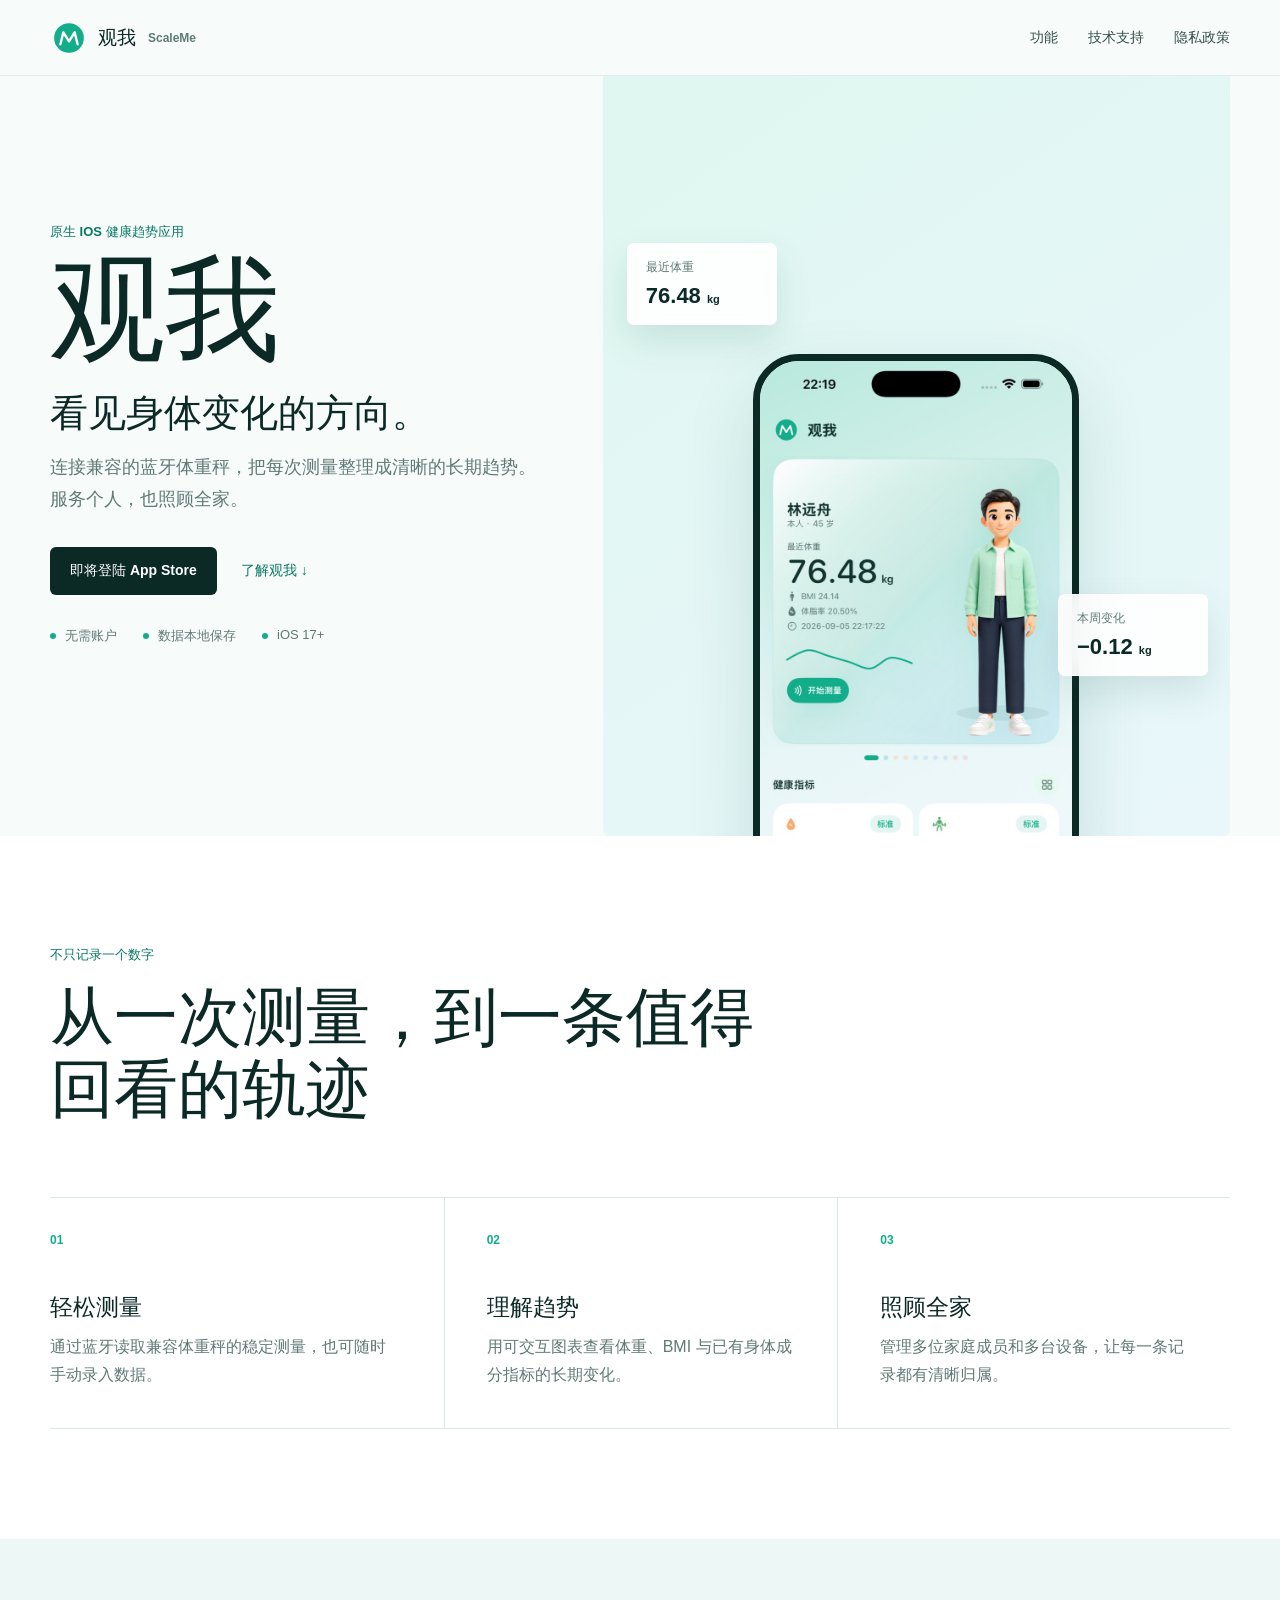
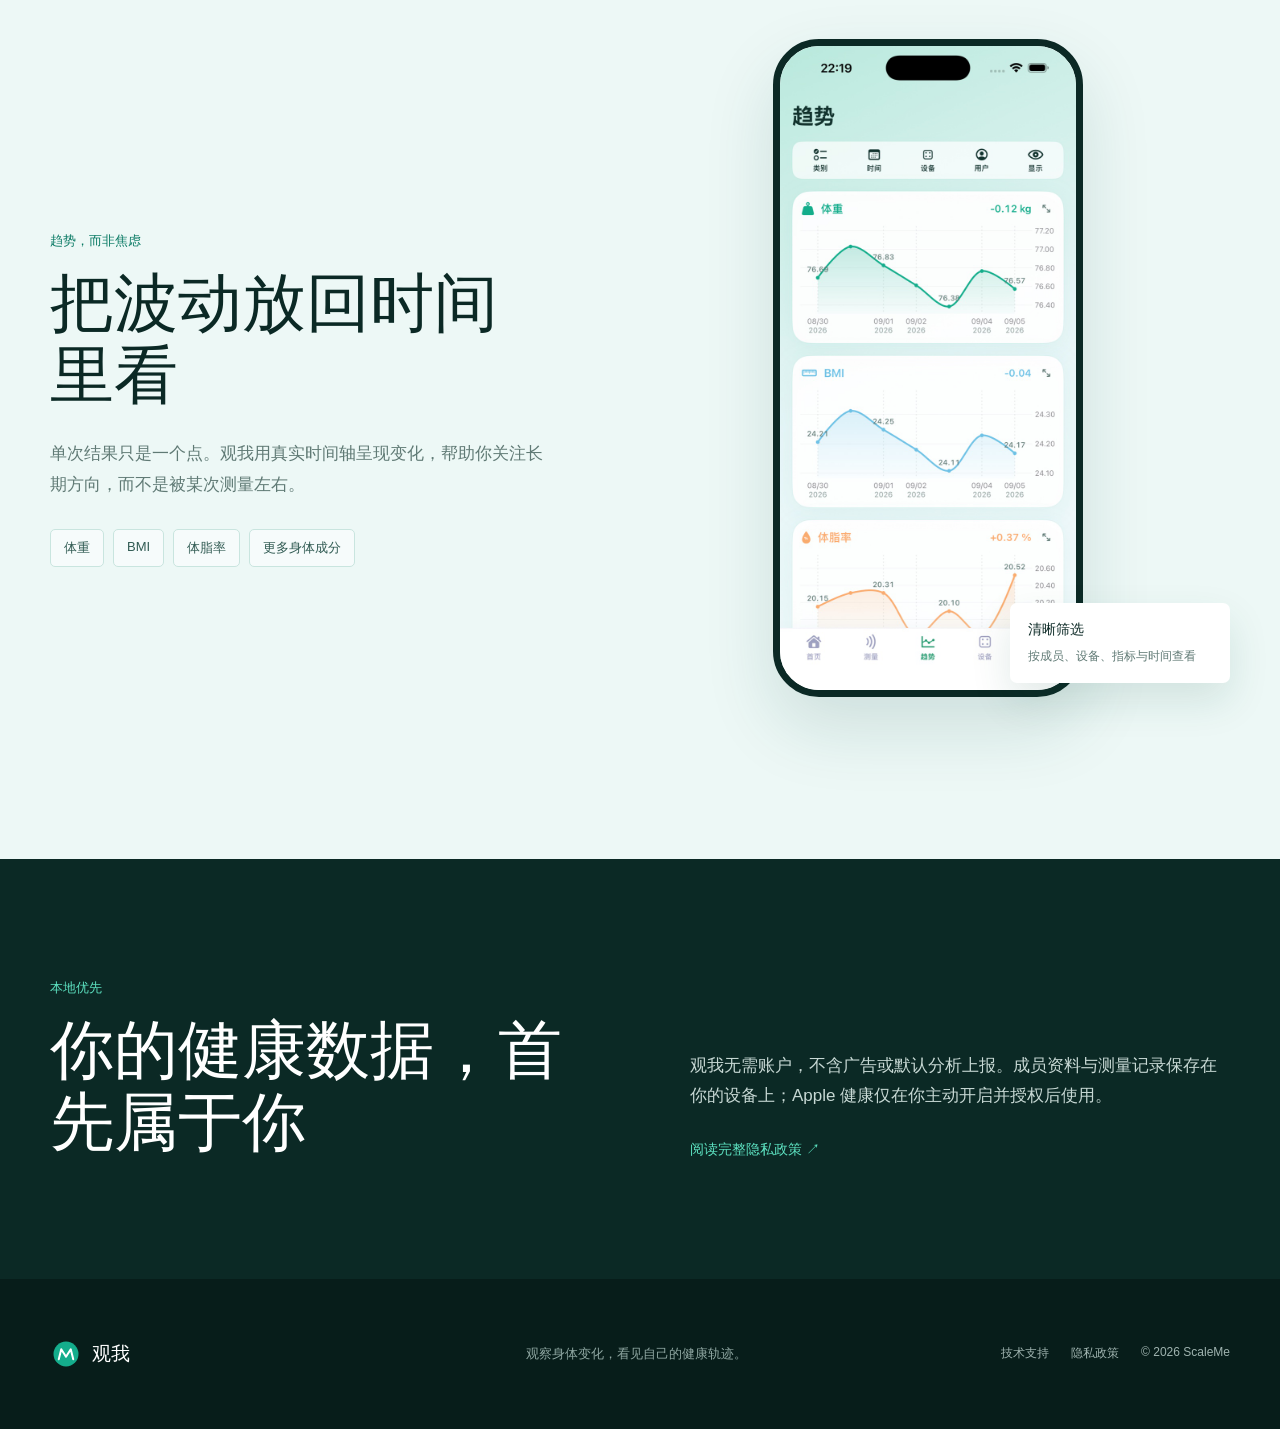
<file: index.html>
<!doctype html>
<html lang="zh-CN">
<head>
  <meta charset="utf-8">
  <meta name="viewport" content="width=device-width, initial-scale=1">
  <meta name="description" content="观我（ScaleMe）是一款本地优先的 iOS 体重与身体成分趋势应用。">
  <meta name="theme-color" content="#f7fbfa">
  <meta property="og:title" content="观我 · 看见身体变化的方向">
  <meta property="og:description" content="连接蓝牙体重秤，记录个人与家庭数据，用长期趋势理解身体变化。">
  <meta property="og:type" content="website">
  <meta property="og:image" content="assets/screenshot-dashboard.jpg">
  <title>观我 ScaleMe · 体重与身体趋势</title>
  <link rel="icon" href="assets/logo.svg" type="image/svg+xml">
  <link rel="stylesheet" href="styles.css">
</head>
<body>
  <header class="site-header">
    <a class="brand" href="index.html" aria-label="观我首页">
      <img src="assets/logo.svg" alt="" width="38" height="38">
      <span>观我</span>
      <small>ScaleMe</small>
    </a>
    <nav aria-label="主导航">
      <a href="#features">功能</a>
      <a href="support.html">技术支持</a>
      <a href="privacy.html">隐私政策</a>
    </nav>
  </header>

  <main>
    <section class="hero">
      <div class="hero-copy">
        <p class="eyebrow">原生 iOS 健康趋势应用</p>
        <h1>观我</h1>
        <p class="hero-title">看见身体变化的方向。</p>
        <p class="hero-lead">连接兼容的蓝牙体重秤，把每次测量整理成清晰的长期趋势。服务个人，也照顾全家。</p>
        <div class="hero-actions">
          <span class="availability">即将登陆 App Store</span>
          <a class="text-link" href="#features">了解观我 <span aria-hidden="true">↓</span></a>
        </div>
        <ul class="trust-list" aria-label="产品特点">
          <li>无需账户</li>
          <li>数据本地保存</li>
          <li>iOS 17+</li>
        </ul>
      </div>
      <div class="hero-visual" aria-label="观我 App 首页预览">
        <div class="phone phone-primary">
          <img src="assets/screenshot-dashboard.jpg" alt="观我 App 首页，展示最近体重和健康指标" width="660" height="1434">
        </div>
        <div class="metric-float metric-weight"><span>最近体重</span><strong>76.48 <small>kg</small></strong></div>
        <div class="metric-float metric-change"><span>本周变化</span><strong>−0.12 <small>kg</small></strong></div>
      </div>
    </section>

    <section class="intro-band" id="features">
      <p class="section-kicker">不只记录一个数字</p>
      <h2>从一次测量，到一条值得回看的轨迹</h2>
      <div class="feature-grid">
        <article>
          <span class="feature-number">01</span>
          <h3>轻松测量</h3>
          <p>通过蓝牙读取兼容体重秤的稳定测量，也可随时手动录入数据。</p>
        </article>
        <article>
          <span class="feature-number">02</span>
          <h3>理解趋势</h3>
          <p>用可交互图表查看体重、BMI 与已有身体成分指标的长期变化。</p>
        </article>
        <article>
          <span class="feature-number">03</span>
          <h3>照顾全家</h3>
          <p>管理多位家庭成员和多台设备，让每一条记录都有清晰归属。</p>
        </article>
      </div>
    </section>

    <section class="showcase">
      <div class="showcase-copy">
        <p class="section-kicker">趋势，而非焦虑</p>
        <h2>把波动放回时间里看</h2>
        <p>单次结果只是一个点。观我用真实时间轴呈现变化，帮助你关注长期方向，而不是被某次测量左右。</p>
        <div class="data-tags" aria-label="可查看的指标">
          <span>体重</span><span>BMI</span><span>体脂率</span><span>更多身体成分</span>
        </div>
      </div>
      <div class="screenshot-stage">
        <div class="phone phone-secondary">
          <img src="assets/screenshot-trends.jpg" alt="观我 App 趋势页，展示体重、BMI 和体脂率曲线" width="660" height="1434" loading="lazy">
        </div>
        <div class="chart-note"><strong>清晰筛选</strong><span>按成员、设备、指标与时间查看</span></div>
      </div>
    </section>

    <section class="privacy-band">
      <div>
        <p class="section-kicker">本地优先</p>
        <h2>你的健康数据，首先属于你</h2>
      </div>
      <div class="privacy-copy">
        <p>观我无需账户，不含广告或默认分析上报。成员资料与测量记录保存在你的设备上；Apple 健康仅在你主动开启并授权后使用。</p>
        <a class="arrow-link" href="privacy.html">阅读完整隐私政策 <span aria-hidden="true">↗</span></a>
      </div>
    </section>
  </main>

  <footer>
    <a class="brand footer-brand" href="index.html">
      <img src="assets/logo.svg" alt="" width="32" height="32">
      <span>观我</span>
    </a>
    <p>观察身体变化，看见自己的健康轨迹。</p>
    <div class="footer-links">
      <a href="support.html">技术支持</a>
      <a href="privacy.html">隐私政策</a>
      <span>© <span id="year">2026</span> ScaleMe</span>
    </div>
  </footer>
  <script src="script.js"></script>
</body>
</html>
</file>
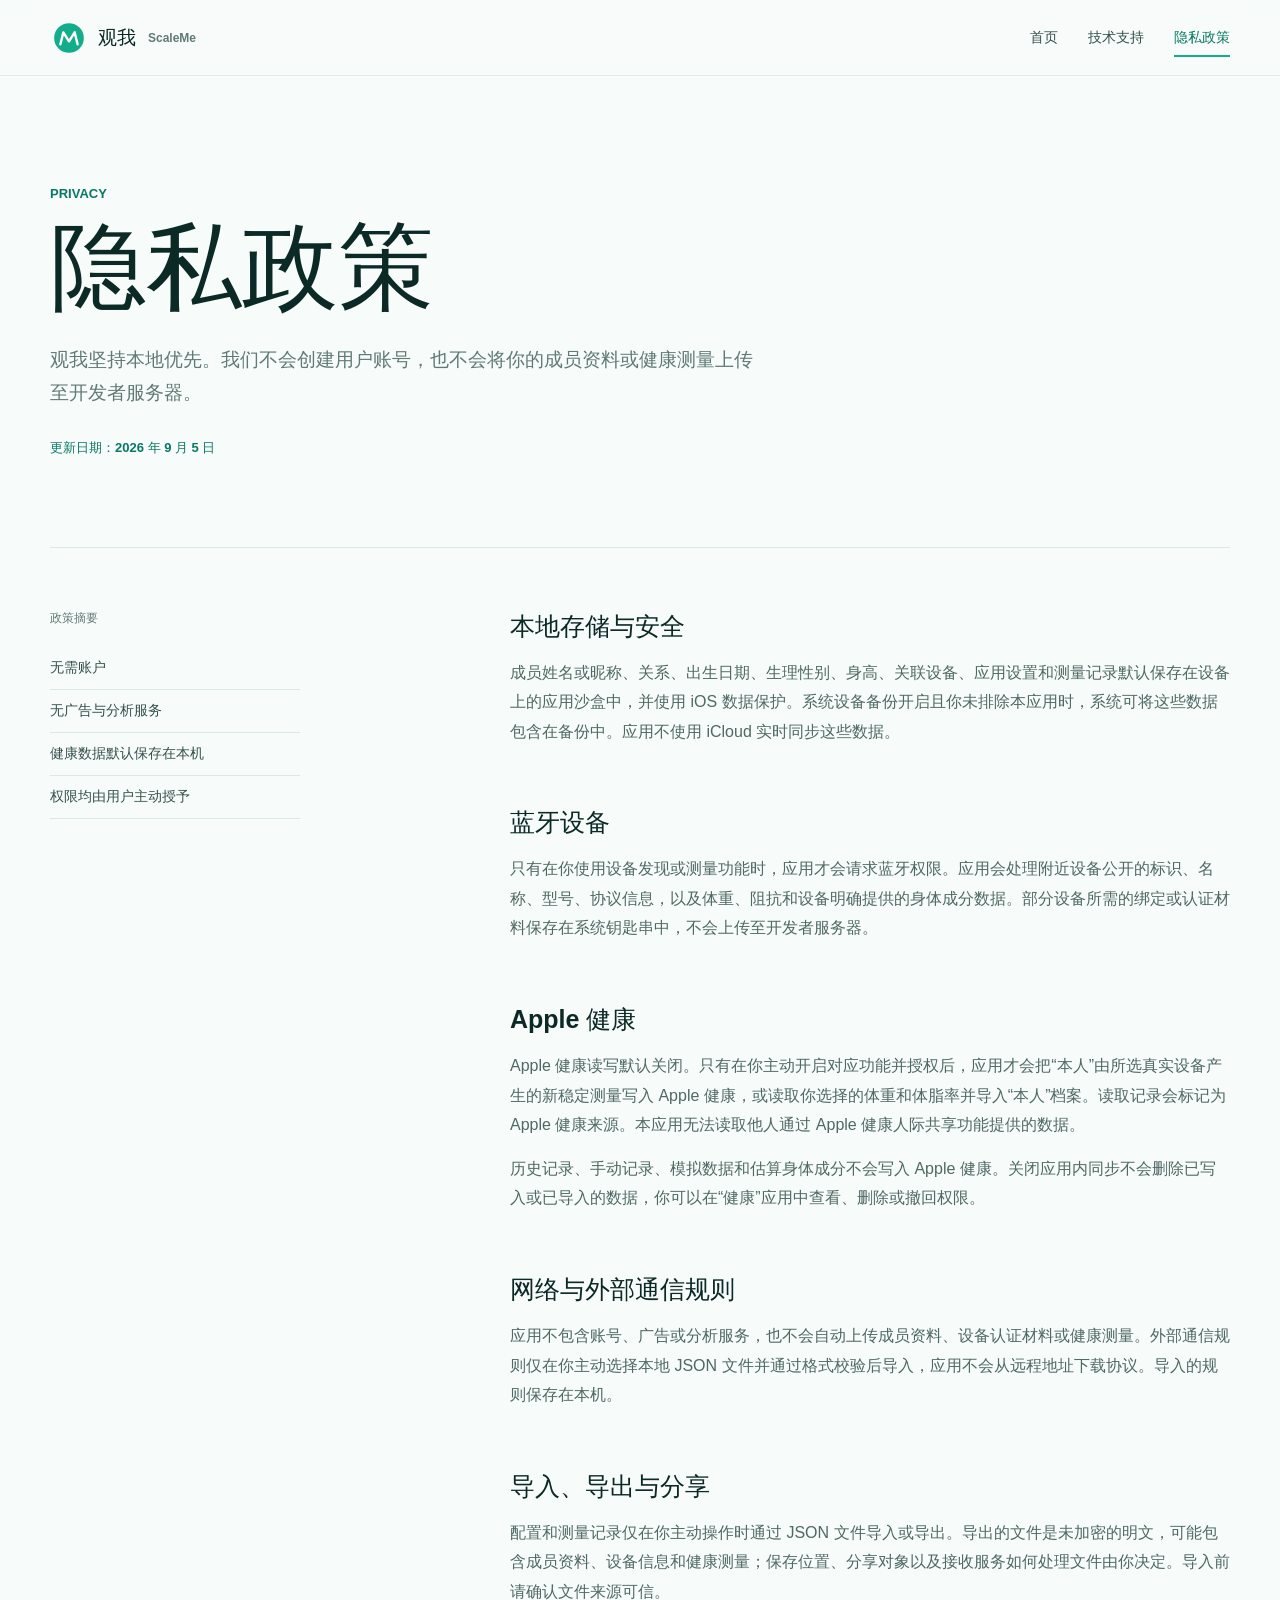
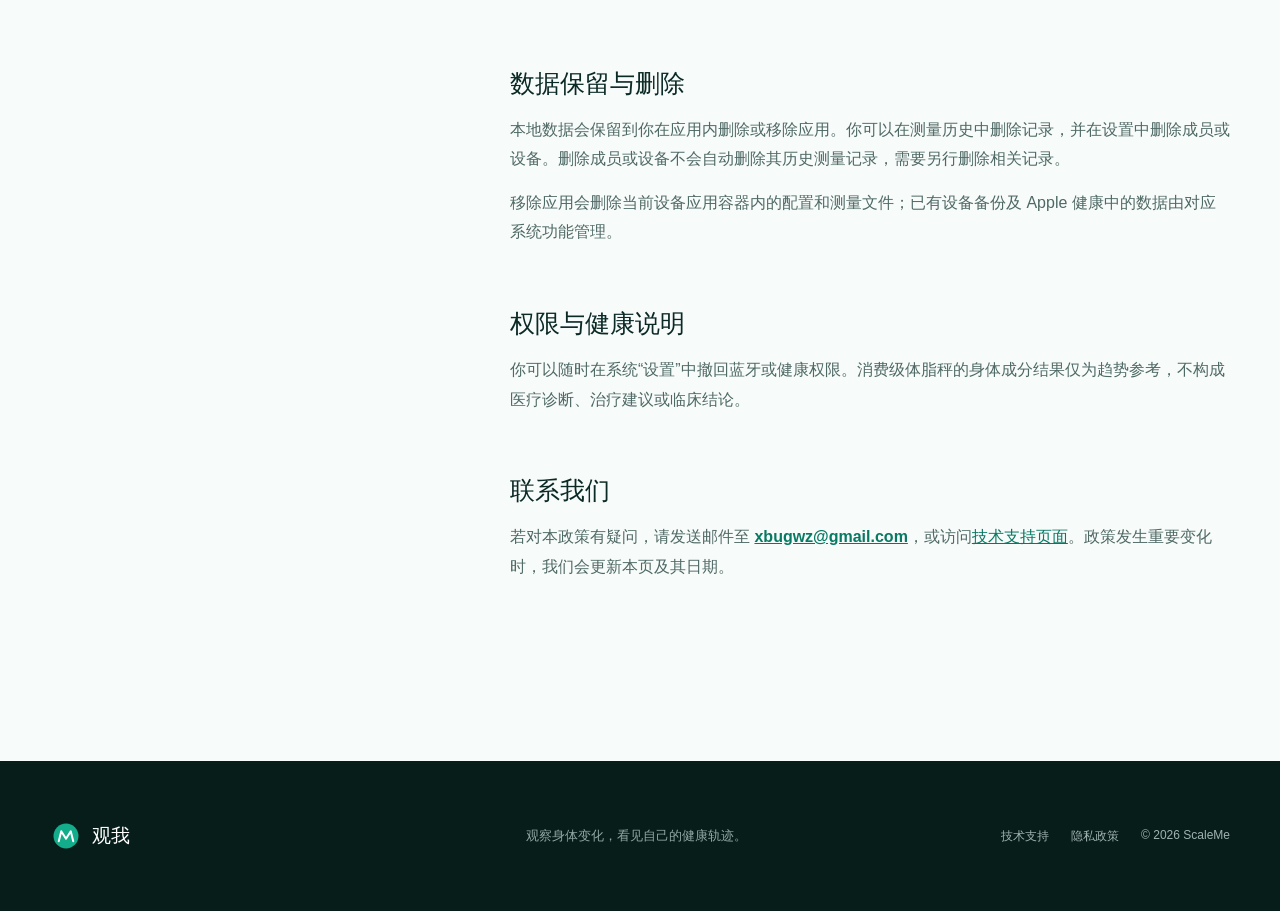
<file: privacy.html>
<!doctype html>
<html lang="zh-CN">
<head>
  <meta charset="utf-8">
  <meta name="viewport" content="width=device-width, initial-scale=1">
  <meta name="description" content="观我 ScaleMe 隐私政策：了解本地存储、蓝牙、Apple 健康及数据删除方式。">
  <meta name="theme-color" content="#f7fbfa">
  <title>隐私政策 · 观我 ScaleMe</title>
  <link rel="icon" href="assets/logo.svg" type="image/svg+xml">
  <link rel="stylesheet" href="styles.css">
</head>
<body>
  <header class="site-header">
    <a class="brand" href="index.html" aria-label="观我首页"><img src="assets/logo.svg" alt="" width="38" height="38"><span>观我</span><small>ScaleMe</small></a>
    <nav aria-label="主导航"><a href="index.html">首页</a><a href="support.html">技术支持</a><a class="active" href="privacy.html">隐私政策</a></nav>
  </header>
  <main class="document-main">
    <header class="document-hero privacy-hero">
      <p class="eyebrow">Privacy</p>
      <h1>隐私政策</h1>
      <p>观我坚持本地优先。我们不会创建用户账号，也不会将你的成员资料或健康测量上传至开发者服务器。</p>
      <span class="revision">更新日期：2026 年 9 月 5 日</span>
    </header>
    <div class="document-layout">
      <aside class="policy-summary">
        <p>政策摘要</p>
        <ul>
          <li>无需账户</li>
          <li>无广告与分析服务</li>
          <li>健康数据默认保存在本机</li>
          <li>权限均由用户主动授予</li>
        </ul>
      </aside>
      <article class="document-content">
        <section><h2>本地存储与安全</h2><p>成员姓名或昵称、关系、出生日期、生理性别、身高、关联设备、应用设置和测量记录默认保存在设备上的应用沙盒中，并使用 iOS 数据保护。系统设备备份开启且你未排除本应用时，系统可将这些数据包含在备份中。应用不使用 iCloud 实时同步这些数据。</p></section>
        <section><h2>蓝牙设备</h2><p>只有在你使用设备发现或测量功能时，应用才会请求蓝牙权限。应用会处理附近设备公开的标识、名称、型号、协议信息，以及体重、阻抗和设备明确提供的身体成分数据。部分设备所需的绑定或认证材料保存在系统钥匙串中，不会上传至开发者服务器。</p></section>
        <section><h2>Apple 健康</h2><p>Apple 健康读写默认关闭。只有在你主动开启对应功能并授权后，应用才会把“本人”由所选真实设备产生的新稳定测量写入 Apple 健康，或读取你选择的体重和体脂率并导入“本人”档案。读取记录会标记为 Apple 健康来源。本应用无法读取他人通过 Apple 健康人际共享功能提供的数据。</p><p>历史记录、手动记录、模拟数据和估算身体成分不会写入 Apple 健康。关闭应用内同步不会删除已写入或已导入的数据，你可以在“健康”应用中查看、删除或撤回权限。</p></section>
        <section><h2>网络与外部通信规则</h2><p>应用不包含账号、广告或分析服务，也不会自动上传成员资料、设备认证材料或健康测量。外部通信规则仅在你主动选择本地 JSON 文件并通过格式校验后导入，应用不会从远程地址下载协议。导入的规则保存在本机。</p></section>
        <section><h2>导入、导出与分享</h2><p>配置和测量记录仅在你主动操作时通过 JSON 文件导入或导出。导出的文件是未加密的明文，可能包含成员资料、设备信息和健康测量；保存位置、分享对象以及接收服务如何处理文件由你决定。导入前请确认文件来源可信。</p></section>
        <section><h2>数据保留与删除</h2><p>本地数据会保留到你在应用内删除或移除应用。你可以在测量历史中删除记录，并在设置中删除成员或设备。删除成员或设备不会自动删除其历史测量记录，需要另行删除相关记录。</p><p>移除应用会删除当前设备应用容器内的配置和测量文件；已有设备备份及 Apple 健康中的数据由对应系统功能管理。</p></section>
        <section><h2>权限与健康说明</h2><p>你可以随时在系统“设置”中撤回蓝牙或健康权限。消费级体脂秤的身体成分结果仅为趋势参考，不构成医疗诊断、治疗建议或临床结论。</p></section>
        <section><h2>联系我们</h2><p>若对本政策有疑问，请发送邮件至 <a href="mailto:xbugwz@gmail.com">xbugwz@gmail.com</a>，或访问<a href="support.html">技术支持页面</a>。政策发生重要变化时，我们会更新本页及其日期。</p></section>
      </article>
    </div>
  </main>
  <footer><a class="brand footer-brand" href="index.html"><img src="assets/logo.svg" alt="" width="32" height="32"><span>观我</span></a><p>观察身体变化，看见自己的健康轨迹。</p><div class="footer-links"><a href="support.html">技术支持</a><a href="privacy.html">隐私政策</a><span>© <span id="year">2026</span> ScaleMe</span></div></footer>
  <script src="script.js"></script>
</body>
</html>
</file>
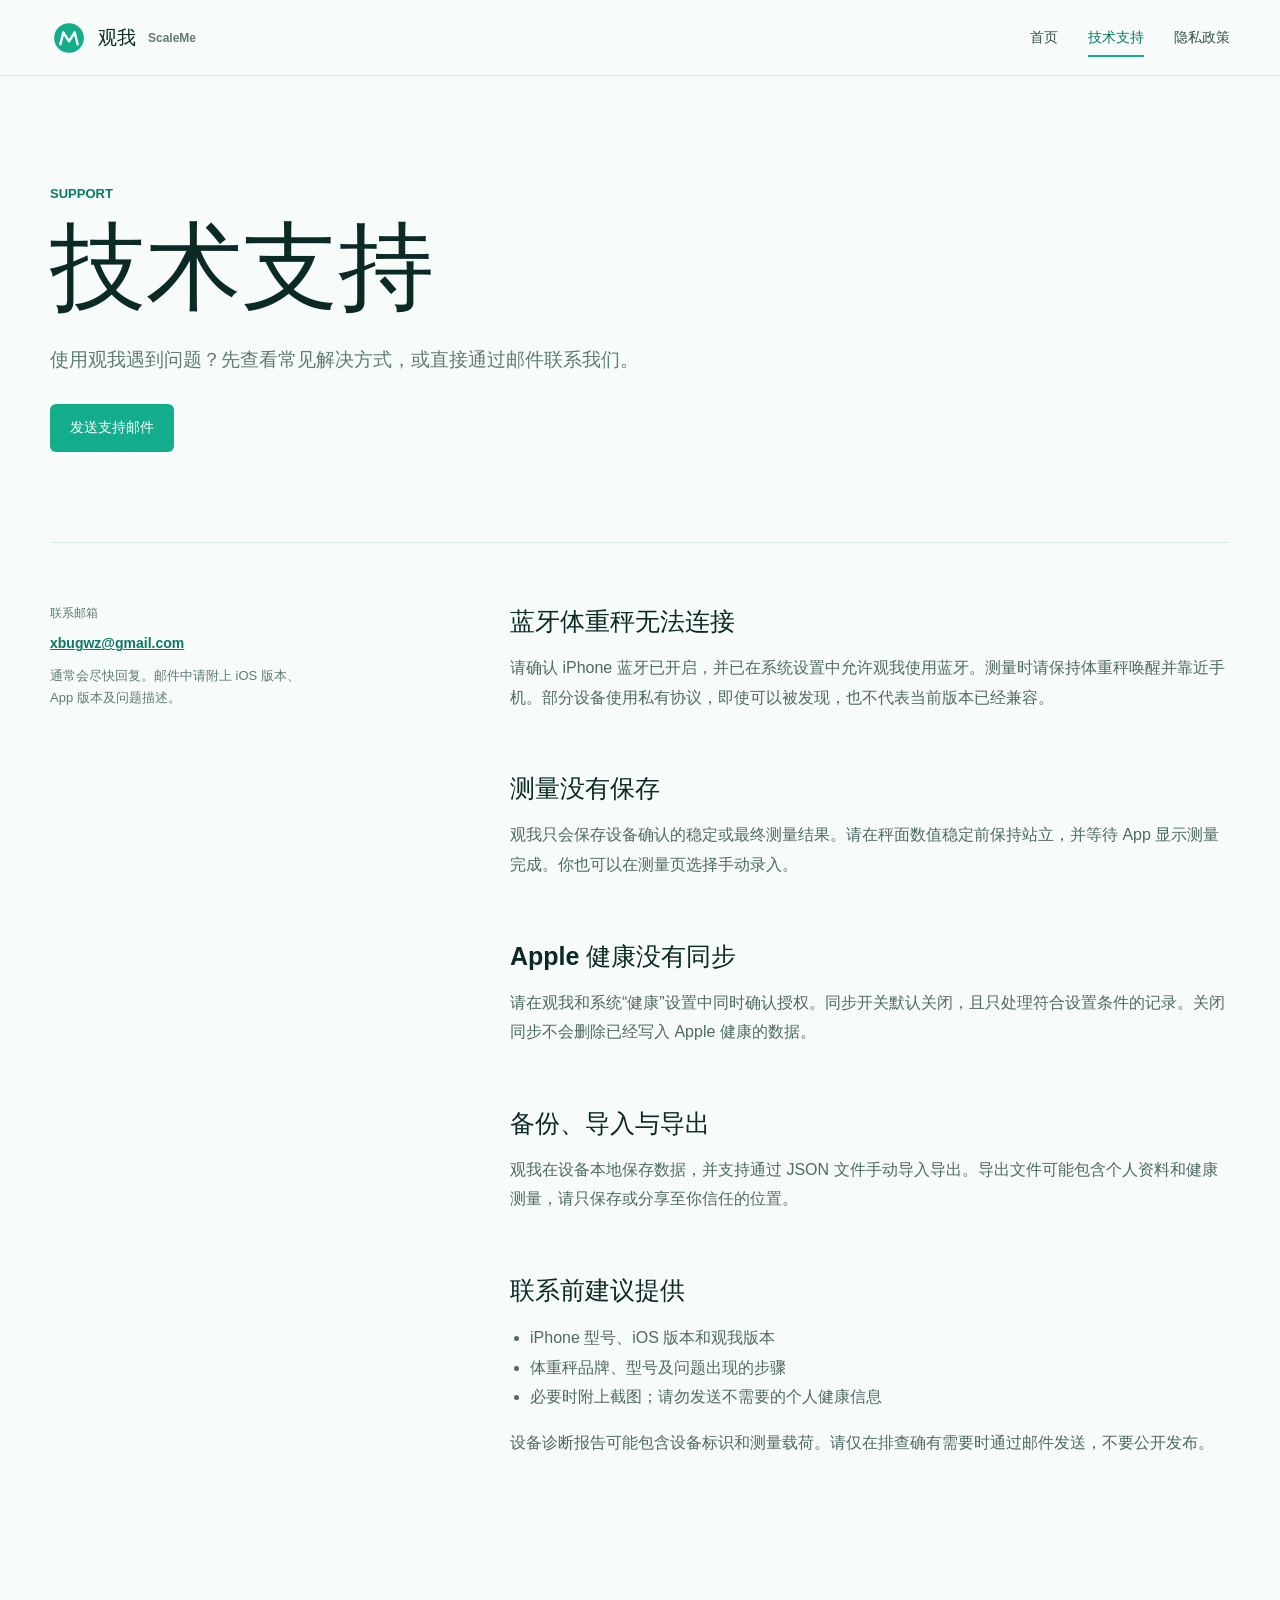
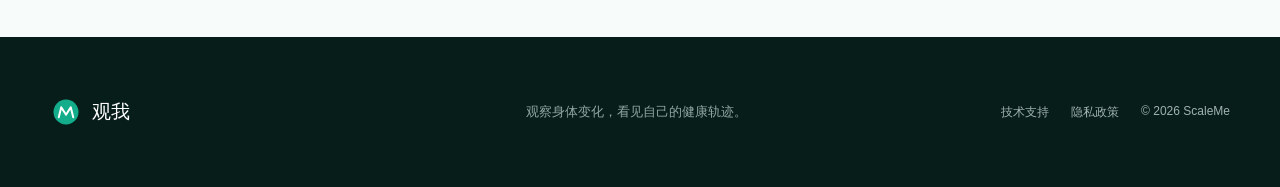
<file: support.html>
<!doctype html>
<html lang="zh-CN">
<head>
  <meta charset="utf-8">
  <meta name="viewport" content="width=device-width, initial-scale=1">
  <meta name="description" content="观我 ScaleMe 技术支持与常见问题。">
  <meta name="theme-color" content="#f7fbfa">
  <title>技术支持 · 观我 ScaleMe</title>
  <link rel="icon" href="assets/logo.svg" type="image/svg+xml">
  <link rel="stylesheet" href="styles.css">
</head>
<body>
  <header class="site-header">
    <a class="brand" href="index.html" aria-label="观我首页"><img src="assets/logo.svg" alt="" width="38" height="38"><span>观我</span><small>ScaleMe</small></a>
    <nav aria-label="主导航"><a href="index.html">首页</a><a class="active" href="support.html">技术支持</a><a href="privacy.html">隐私政策</a></nav>
  </header>
  <main class="document-main">
    <header class="document-hero">
      <p class="eyebrow">Support</p>
      <h1>技术支持</h1>
      <p>使用观我遇到问题？先查看常见解决方式，或直接通过邮件联系我们。</p>
      <a class="primary-button" href="mailto:xbugwz@gmail.com?subject=观我%20ScaleMe%20技术支持">发送支持邮件</a>
    </header>
    <div class="document-layout">
      <aside>
        <p>联系邮箱</p>
        <a href="mailto:xbugwz@gmail.com">xbugwz@gmail.com</a>
        <p class="aside-note">通常会尽快回复。邮件中请附上 iOS 版本、App 版本及问题描述。</p>
      </aside>
      <article class="document-content">
        <section>
          <h2>蓝牙体重秤无法连接</h2>
          <p>请确认 iPhone 蓝牙已开启，并已在系统设置中允许观我使用蓝牙。测量时请保持体重秤唤醒并靠近手机。部分设备使用私有协议，即使可以被发现，也不代表当前版本已经兼容。</p>
        </section>
        <section>
          <h2>测量没有保存</h2>
          <p>观我只会保存设备确认的稳定或最终测量结果。请在秤面数值稳定前保持站立，并等待 App 显示测量完成。你也可以在测量页选择手动录入。</p>
        </section>
        <section>
          <h2>Apple 健康没有同步</h2>
          <p>请在观我和系统“健康”设置中同时确认授权。同步开关默认关闭，且只处理符合设置条件的记录。关闭同步不会删除已经写入 Apple 健康的数据。</p>
        </section>
        <section>
          <h2>备份、导入与导出</h2>
          <p>观我在设备本地保存数据，并支持通过 JSON 文件手动导入导出。导出文件可能包含个人资料和健康测量，请只保存或分享至你信任的位置。</p>
        </section>
        <section>
          <h2>联系前建议提供</h2>
          <ul>
            <li>iPhone 型号、iOS 版本和观我版本</li>
            <li>体重秤品牌、型号及问题出现的步骤</li>
            <li>必要时附上截图；请勿发送不需要的个人健康信息</li>
          </ul>
          <p>设备诊断报告可能包含设备标识和测量载荷。请仅在排查确有需要时通过邮件发送，不要公开发布。</p>
        </section>
      </article>
    </div>
  </main>
  <footer><a class="brand footer-brand" href="index.html"><img src="assets/logo.svg" alt="" width="32" height="32"><span>观我</span></a><p>观察身体变化，看见自己的健康轨迹。</p><div class="footer-links"><a href="support.html">技术支持</a><a href="privacy.html">隐私政策</a><span>© <span id="year">2026</span> ScaleMe</span></div></footer>
  <script src="script.js"></script>
</body>
</html>
</file>
<file: styles.css>
:root {
  --ink: #0b2925;
  --muted: #607a75;
  --mint: #14ad8c;
  --mint-dark: #087963;
  --mint-soft: #dff7f0;
  --blue-soft: #e9f7fb;
  --orange: #ff9860;
  --paper: #f7fbfa;
  --white: #fff;
  --line: #dbe9e6;
  --shadow: 0 30px 70px rgba(14, 80, 68, .14);
  font-family: -apple-system, BlinkMacSystemFont, "SF Pro Display", "PingFang SC", "Noto Sans SC", "Helvetica Neue", sans-serif;
  color: var(--ink);
  background: var(--paper);
  font-synthesis: none;
}

* { box-sizing: border-box; }
html { scroll-behavior: smooth; }
body { margin: 0; background: var(--paper); color: var(--ink); }
a { color: inherit; }
img { display: block; max-width: 100%; }

.site-header {
  position: sticky;
  top: 0;
  z-index: 20;
  height: 76px;
  display: flex;
  align-items: center;
  justify-content: space-between;
  padding: 0 max(24px, calc((100vw - 1180px) / 2));
  background: rgba(247, 251, 250, .88);
  border-bottom: 1px solid rgba(219, 233, 230, .75);
  backdrop-filter: blur(18px);
}

.brand { display: inline-flex; align-items: center; gap: 10px; text-decoration: none; font-size: 19px; font-weight: 750; }
.brand img { border-radius: 50%; }
.brand small { padding-left: 2px; color: var(--muted); font-size: 12px; font-weight: 600; }
nav { display: flex; align-items: center; gap: 30px; }
nav a { position: relative; color: #35514c; font-size: 14px; text-decoration: none; }
nav a:hover, nav a.active { color: var(--mint-dark); }
nav a.active::after { content: ""; position: absolute; left: 0; right: 0; bottom: -10px; height: 2px; background: var(--mint); }

.hero {
  min-height: min(calc(100vh - 76px), 760px);
  max-height: 760px;
  width: min(1180px, calc(100% - 48px));
  margin: 0 auto;
  display: grid;
  grid-template-columns: minmax(0, .88fr) minmax(440px, 1.12fr);
  align-items: center;
  gap: 60px;
  overflow: hidden;
}
.hero-copy { padding: 56px 0 100px; }
.eyebrow, .section-kicker { margin: 0 0 18px; color: var(--mint-dark); font-size: 13px; font-weight: 750; letter-spacing: 0; text-transform: uppercase; }
.hero h1 { margin: 0; font-size: clamp(84px, 9vw, 136px); line-height: .88; letter-spacing: 0; }
.hero-title { margin: 30px 0 16px; font-size: clamp(27px, 3vw, 42px); font-weight: 730; line-height: 1.2; }
.hero-lead { max-width: 560px; margin: 0; color: var(--muted); font-size: 18px; line-height: 1.75; }
.hero-actions { display: flex; align-items: center; gap: 24px; margin-top: 32px; }
.availability { display: inline-flex; min-height: 48px; align-items: center; padding: 0 20px; border-radius: 6px; background: var(--ink); color: white; font-size: 14px; font-weight: 680; }
.text-link, .arrow-link { color: var(--mint-dark); font-size: 14px; font-weight: 700; text-decoration: none; }
.text-link:hover, .arrow-link:hover { text-decoration: underline; text-underline-offset: 4px; }
.trust-list { display: flex; gap: 26px; margin: 32px 0 0; padding: 0; color: var(--muted); font-size: 13px; list-style: none; }
.trust-list li { position: relative; padding-left: 15px; }
.trust-list li::before { content: ""; position: absolute; left: 0; top: .48em; width: 6px; height: 6px; border-radius: 50%; background: var(--mint); }

.hero-visual { position: relative; align-self: stretch; min-height: 660px; background: linear-gradient(145deg, var(--mint-soft), var(--blue-soft)); border-radius: 0 0 6px 6px; }
.phone { overflow: hidden; border: 7px solid var(--ink); border-radius: 46px; background: white; box-shadow: var(--shadow); }
.phone img { width: 100%; height: auto; }
.phone-primary { position: absolute; width: min(326px, 57%); left: 50%; bottom: -210px; transform: translateX(-50%); }
.metric-float { position: absolute; min-width: 150px; padding: 15px 18px; border: 1px solid rgba(255,255,255,.8); border-radius: 7px; background: rgba(255,255,255,.9); box-shadow: 0 16px 36px rgba(14, 80, 68, .12); backdrop-filter: blur(14px); }
.metric-float span { display: block; margin-bottom: 7px; color: var(--muted); font-size: 12px; }
.metric-float strong { font-size: 22px; letter-spacing: 0; }
.metric-float small { font-size: 11px; font-weight: 700; }
.metric-weight { left: 24px; top: 22%; }
.metric-change { right: 22px; bottom: 21%; }

.intro-band { padding: 110px max(24px, calc((100vw - 1180px) / 2)); background: var(--white); }
.intro-band > h2, .showcase h2, .privacy-band h2 { max-width: 720px; margin: 0; font-size: clamp(38px, 5vw, 64px); line-height: 1.12; letter-spacing: 0; }
.feature-grid { display: grid; grid-template-columns: repeat(3, 1fr); gap: 1px; margin-top: 72px; border-top: 1px solid var(--line); border-bottom: 1px solid var(--line); }
.feature-grid article { min-height: 230px; padding: 32px 42px 36px 0; }
.feature-grid article + article { padding-left: 42px; border-left: 1px solid var(--line); }
.feature-number { color: var(--mint); font-size: 12px; font-weight: 800; }
.feature-grid h3 { margin: 44px 0 10px; font-size: 23px; }
.feature-grid p { margin: 0; color: var(--muted); line-height: 1.7; }

.showcase { min-height: 820px; display: grid; grid-template-columns: minmax(0, .9fr) minmax(420px, 1.1fr); align-items: center; gap: 80px; padding: 100px max(24px, calc((100vw - 1180px) / 2)); overflow: hidden; background: #edf8f6; }
.showcase-copy > p:not(.section-kicker) { max-width: 540px; margin: 28px 0; color: var(--muted); font-size: 17px; line-height: 1.8; }
.data-tags { display: flex; flex-wrap: wrap; gap: 9px; }
.data-tags span { padding: 9px 13px; border: 1px solid #c9e5df; border-radius: 5px; background: rgba(255,255,255,.55); color: #315b53; font-size: 13px; }
.screenshot-stage { position: relative; height: 720px; }
.phone-secondary { position: absolute; width: 310px; left: 50%; top: 0; transform: translateX(-50%); }
.chart-note { position: absolute; right: 0; bottom: 76px; width: 220px; padding: 18px; border-radius: 7px; background: var(--white); box-shadow: 0 18px 40px rgba(14, 80, 68, .12); }
.chart-note strong, .chart-note span { display: block; }
.chart-note strong { margin-bottom: 8px; font-size: 14px; }
.chart-note span { color: var(--muted); font-size: 12px; line-height: 1.5; }

.privacy-band { display: grid; grid-template-columns: 1fr 1fr; gap: 100px; padding: 120px max(24px, calc((100vw - 1180px) / 2)); background: var(--ink); color: var(--white); }
.privacy-band .section-kicker, .privacy-band .arrow-link { color: #5de2c1; }
.privacy-copy { align-self: end; }
.privacy-copy p { margin: 0 0 28px; color: #c7d8d4; font-size: 17px; line-height: 1.8; }

footer { display: grid; grid-template-columns: 1fr 1fr auto; align-items: center; gap: 28px; min-height: 150px; padding: 36px max(24px, calc((100vw - 1180px) / 2)); background: #071d1a; color: #d7e4e1; }
.footer-brand { color: white; }
footer p { margin: 0; color: #8fa7a2; font-size: 13px; }
.footer-links { display: flex; gap: 22px; color: #9fb3af; font-size: 12px; }
.footer-links a { text-decoration: none; }
.footer-links a:hover { color: white; }

.document-main { width: min(1180px, calc(100% - 48px)); margin: 0 auto; }
.document-hero { max-width: 820px; padding: 110px 0 90px; }
.document-hero h1 { margin: 0; font-size: clamp(58px, 8vw, 96px); line-height: 1; letter-spacing: 0; }
.document-hero > p:not(.eyebrow) { max-width: 720px; margin: 28px 0; color: var(--muted); font-size: 19px; line-height: 1.75; }
.primary-button { display: inline-flex; min-height: 48px; align-items: center; padding: 0 20px; border-radius: 6px; background: var(--mint); color: white; font-size: 14px; font-weight: 720; text-decoration: none; }
.primary-button:hover { background: var(--mint-dark); }
.revision { color: var(--mint-dark); font-size: 13px; font-weight: 700; }
.document-layout { display: grid; grid-template-columns: 250px minmax(0, 720px); justify-content: space-between; gap: 80px; padding: 62px 0 120px; border-top: 1px solid var(--line); }
.document-layout aside { align-self: start; position: sticky; top: 110px; }
.document-layout aside > p:first-child { margin-top: 0; color: var(--muted); font-size: 12px; font-weight: 750; text-transform: uppercase; }
.document-layout aside > a { color: var(--mint-dark); font-size: 14px; font-weight: 700; }
.aside-note { color: var(--muted); font-size: 13px; line-height: 1.65; }
.policy-summary ul { margin: 20px 0 0; padding: 0; list-style: none; }
.policy-summary li { padding: 12px 0; border-bottom: 1px solid var(--line); color: #35514c; font-size: 14px; }
.document-content section { padding: 0 0 46px; }
.document-content h2 { margin: 0 0 15px; font-size: 25px; letter-spacing: 0; }
.document-content p, .document-content li { color: #4f6964; font-size: 16px; line-height: 1.85; }
.document-content p { margin: 0 0 14px; }
.document-content ul { padding-left: 20px; }
.document-content a { color: var(--mint-dark); font-weight: 650; }

@media (max-width: 900px) {
  .hero { grid-template-columns: 1fr 1fr; gap: 28px; }
  .hero h1 { font-size: 78px; }
  .hero-visual { min-height: 600px; }
  .metric-float { display: none; }
  .feature-grid article, .feature-grid article + article { padding-right: 24px; padding-left: 24px; }
  .showcase { gap: 30px; }
  .privacy-band { gap: 50px; }
  footer { grid-template-columns: 1fr auto; }
  footer > p { display: none; }
}

@media (max-width: 680px) {
  .site-header { height: 66px; padding-inline: 18px; }
  .brand small { display: none; }
  nav { gap: 16px; }
  nav a { font-size: 12px; }
  nav a:first-child { display: none; }
  .hero { width: 100%; height: calc(100svh - 140px); min-height: 510px; max-height: 704px; grid-template-columns: 1fr; grid-template-rows: auto 1fr; gap: 0; overflow: hidden; }
  .hero-copy { width: calc(100% - 40px); padding: 32px 0 24px; margin: 0 auto; }
  .hero-copy .eyebrow { margin-bottom: 10px; }
  .hero h1 { font-size: 66px; }
  .hero-title { margin: 18px 0 10px; font-size: 25px; }
  .hero-lead { font-size: 14px; line-height: 1.55; }
  .hero-actions { align-items: center; flex-direction: row; gap: 18px; margin-top: 18px; }
  .hero-actions .text-link { display: none; }
  .availability { min-height: 42px; padding-inline: 16px; }
  .trust-list { display: none; }
  .hero-visual { min-height: 0; border-radius: 0; }
  .phone-primary { width: min(210px, 54vw); bottom: -190px; }
  .intro-band { padding-block: 42px 76px; }
  .intro-band > h2, .showcase h2, .privacy-band h2 { font-size: 38px; }
  .feature-grid { grid-template-columns: 1fr; margin-top: 48px; }
  .feature-grid article, .feature-grid article + article { min-height: auto; padding: 28px 0; border-left: 0; border-bottom: 1px solid var(--line); }
  .feature-grid article:last-child { border-bottom: 0; }
  .feature-grid h3 { margin-top: 24px; }
  .showcase { grid-template-columns: 1fr; padding-block: 76px 0; }
  .screenshot-stage { height: 610px; margin-top: 20px; }
  .phone-secondary { width: 260px; }
  .chart-note { right: -8px; bottom: 60px; width: 170px; }
  .privacy-band { grid-template-columns: 1fr; gap: 34px; padding-block: 76px; }
  footer { display: flex; min-height: 210px; align-items: flex-start; flex-direction: column; justify-content: center; }
  .footer-links { width: 100%; justify-content: space-between; gap: 10px; }
  .document-main { width: calc(100% - 40px); }
  .document-hero { padding: 70px 0 64px; }
  .document-hero h1 { font-size: 58px; }
  .document-hero > p:not(.eyebrow) { font-size: 17px; }
  .document-layout { grid-template-columns: 1fr; gap: 54px; padding-block: 42px 80px; }
  .document-layout aside { position: static; padding: 22px; background: var(--mint-soft); border-radius: 6px; }
}

@media (prefers-reduced-motion: reduce) { html { scroll-behavior: auto; } }
</file>
